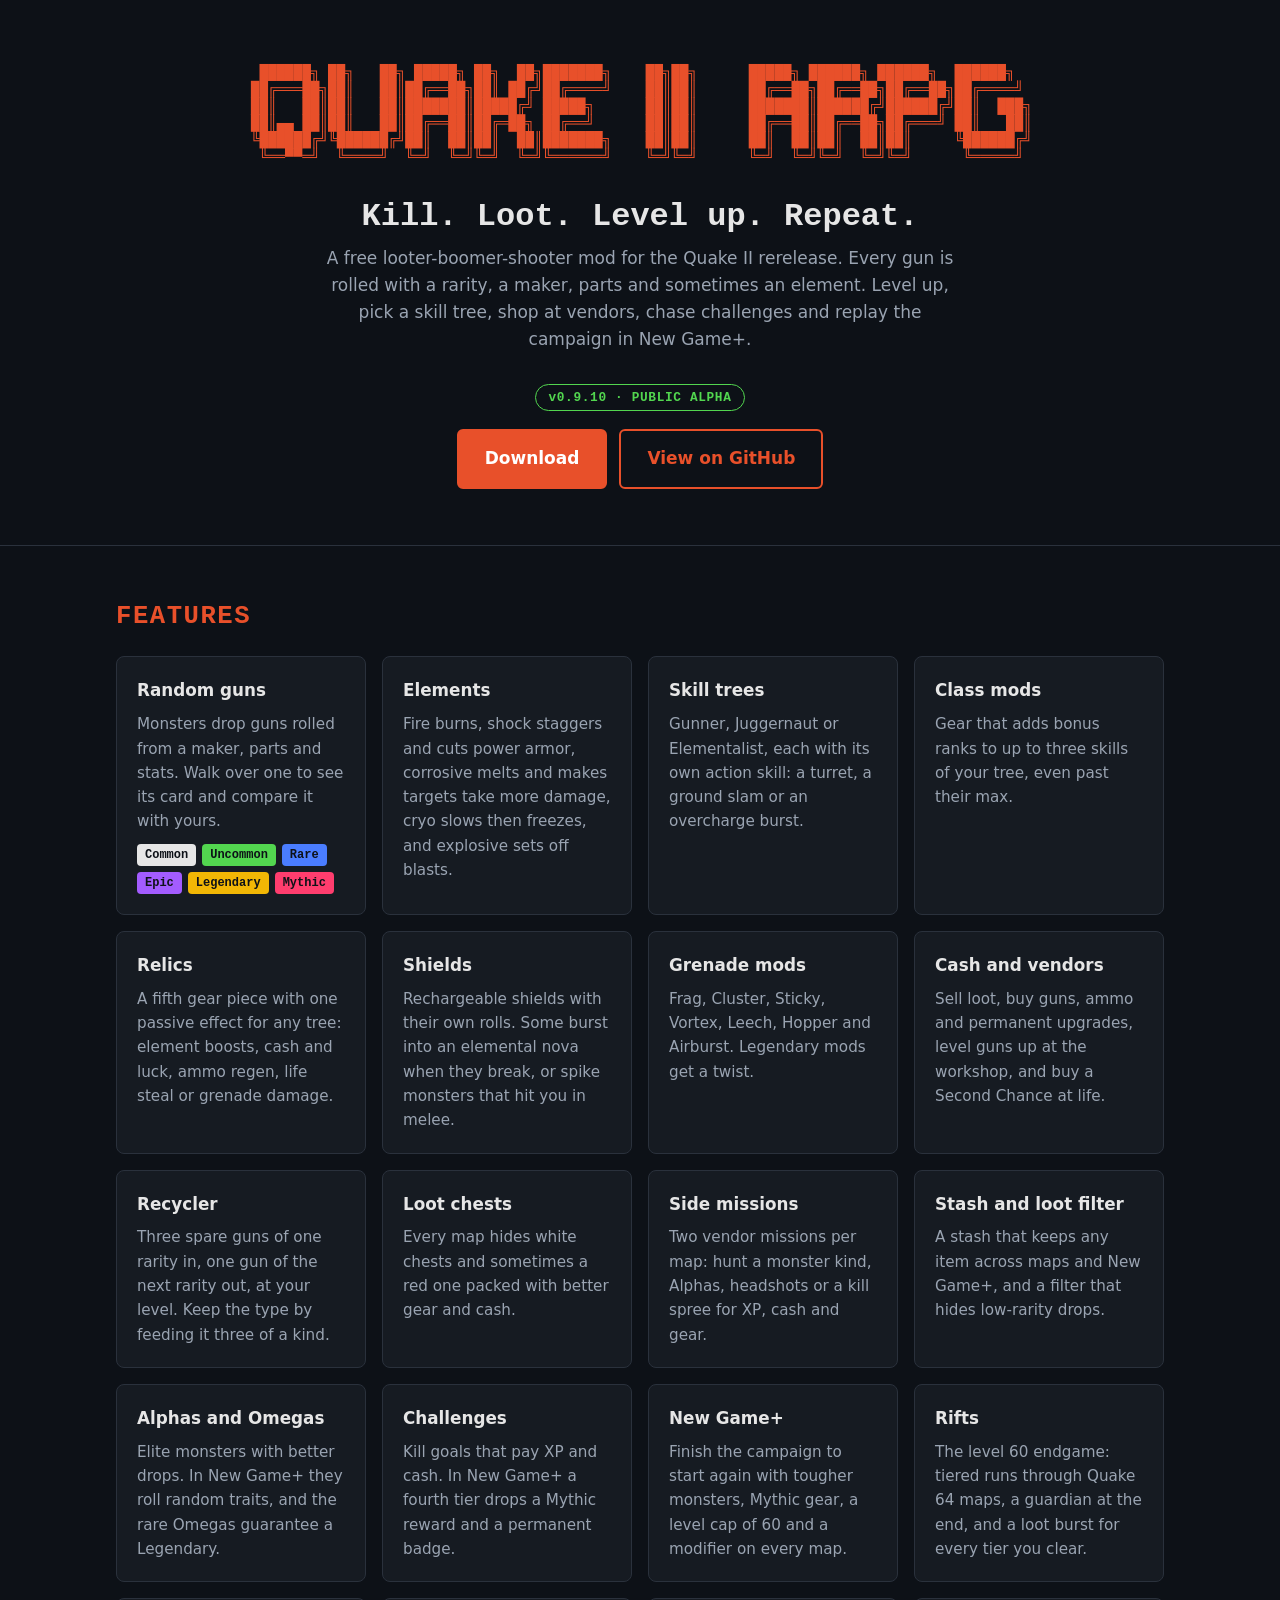
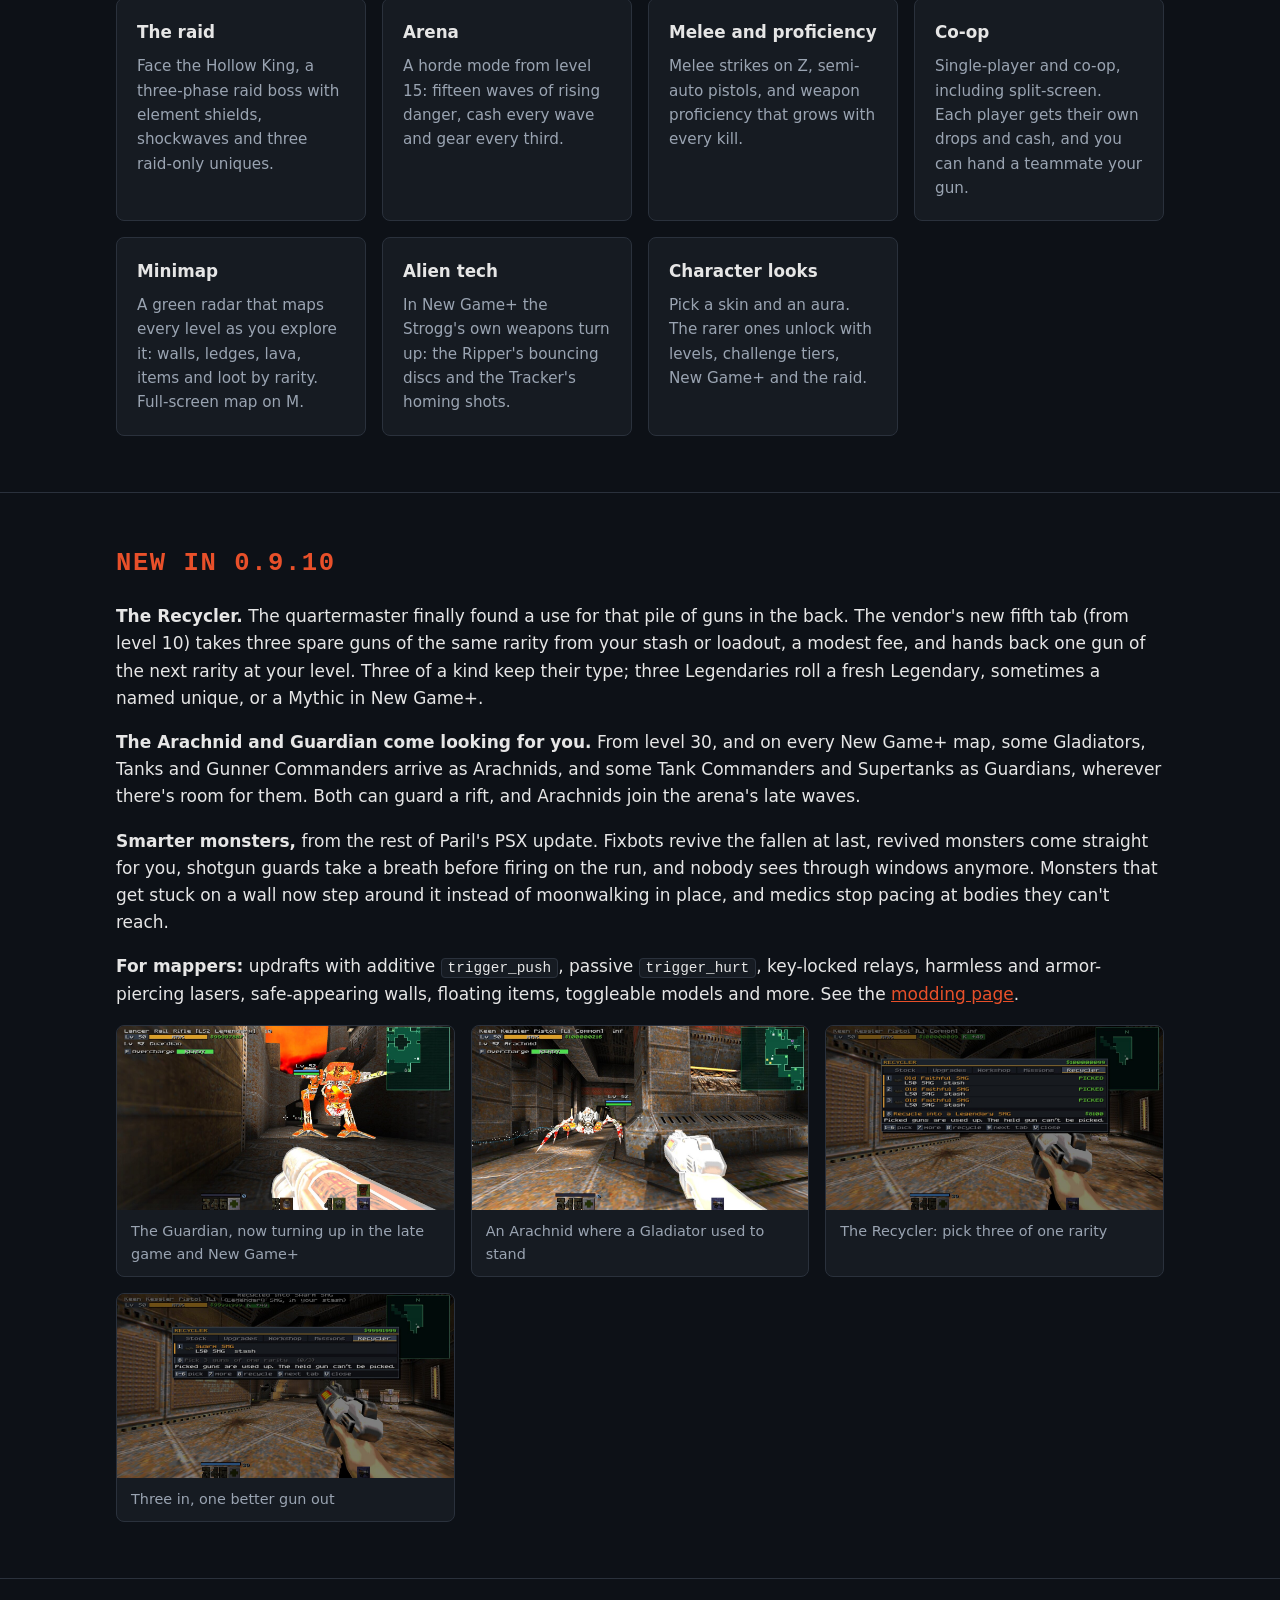
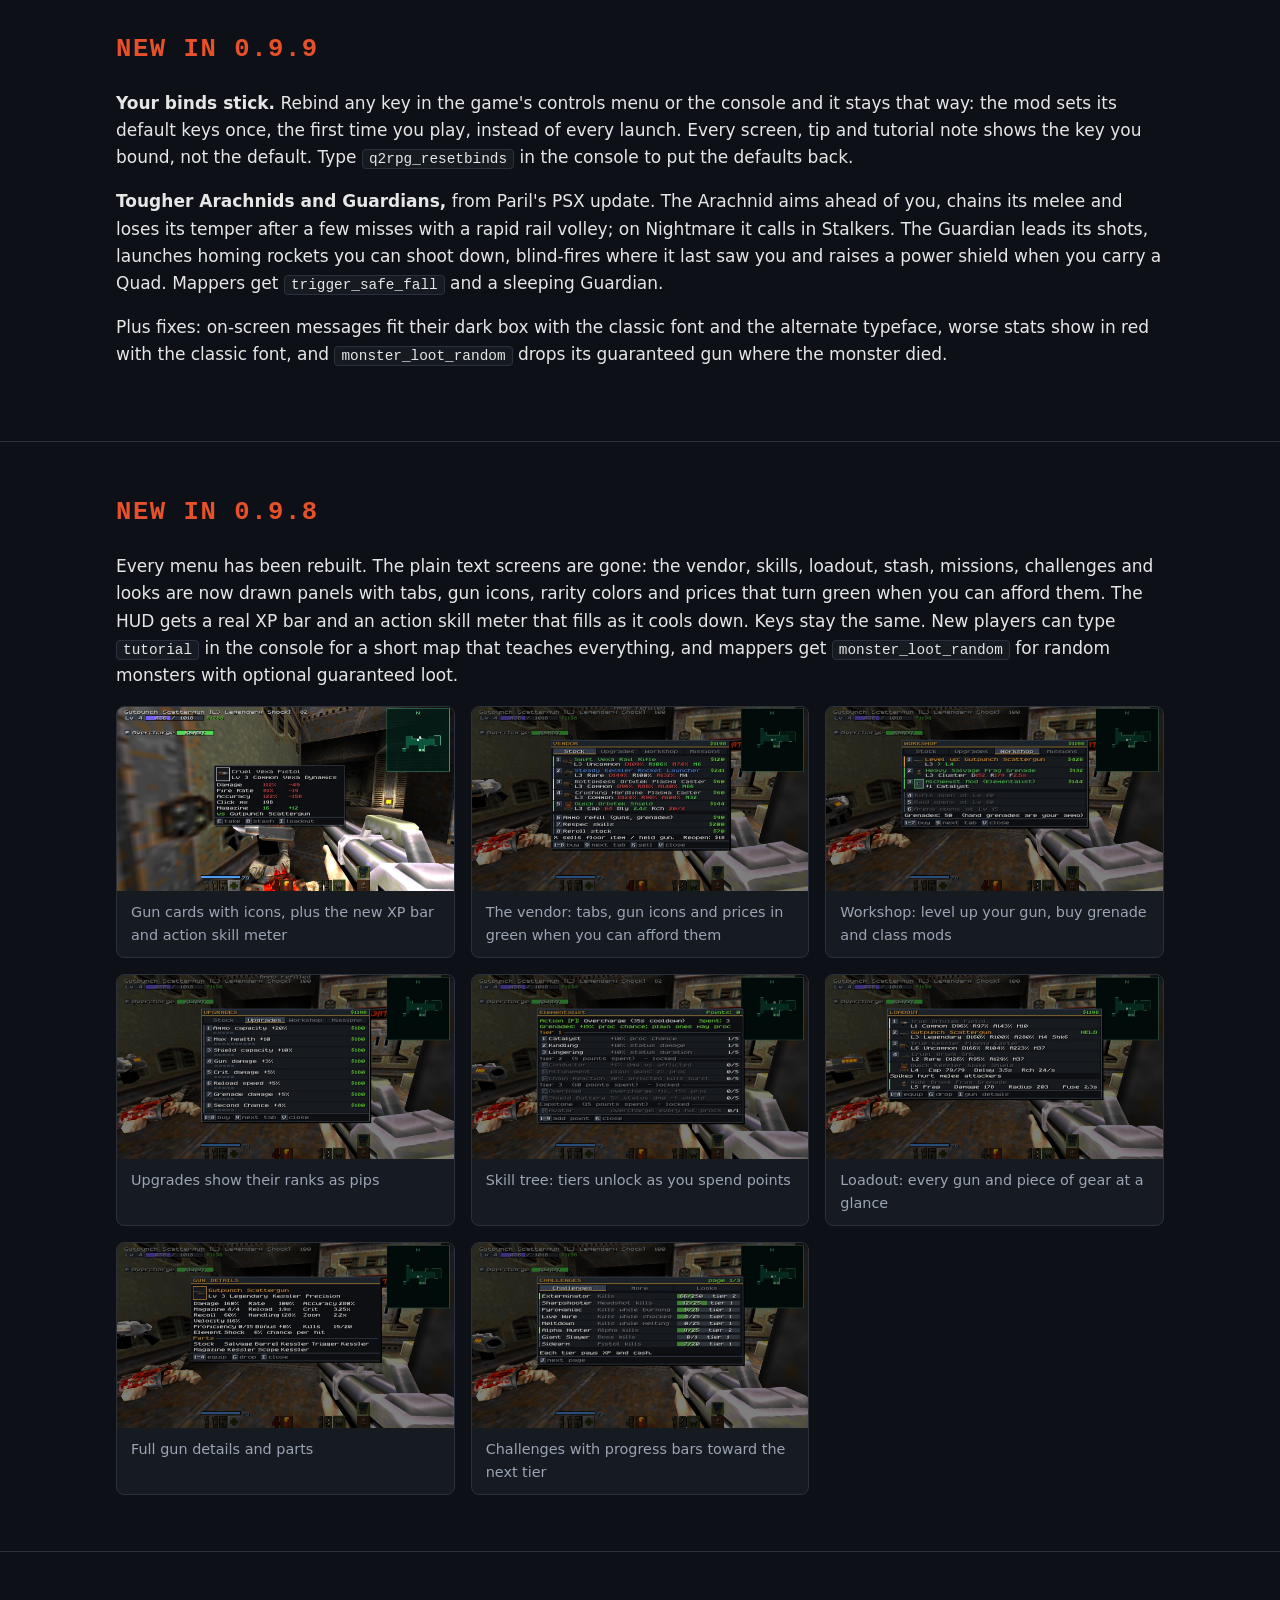
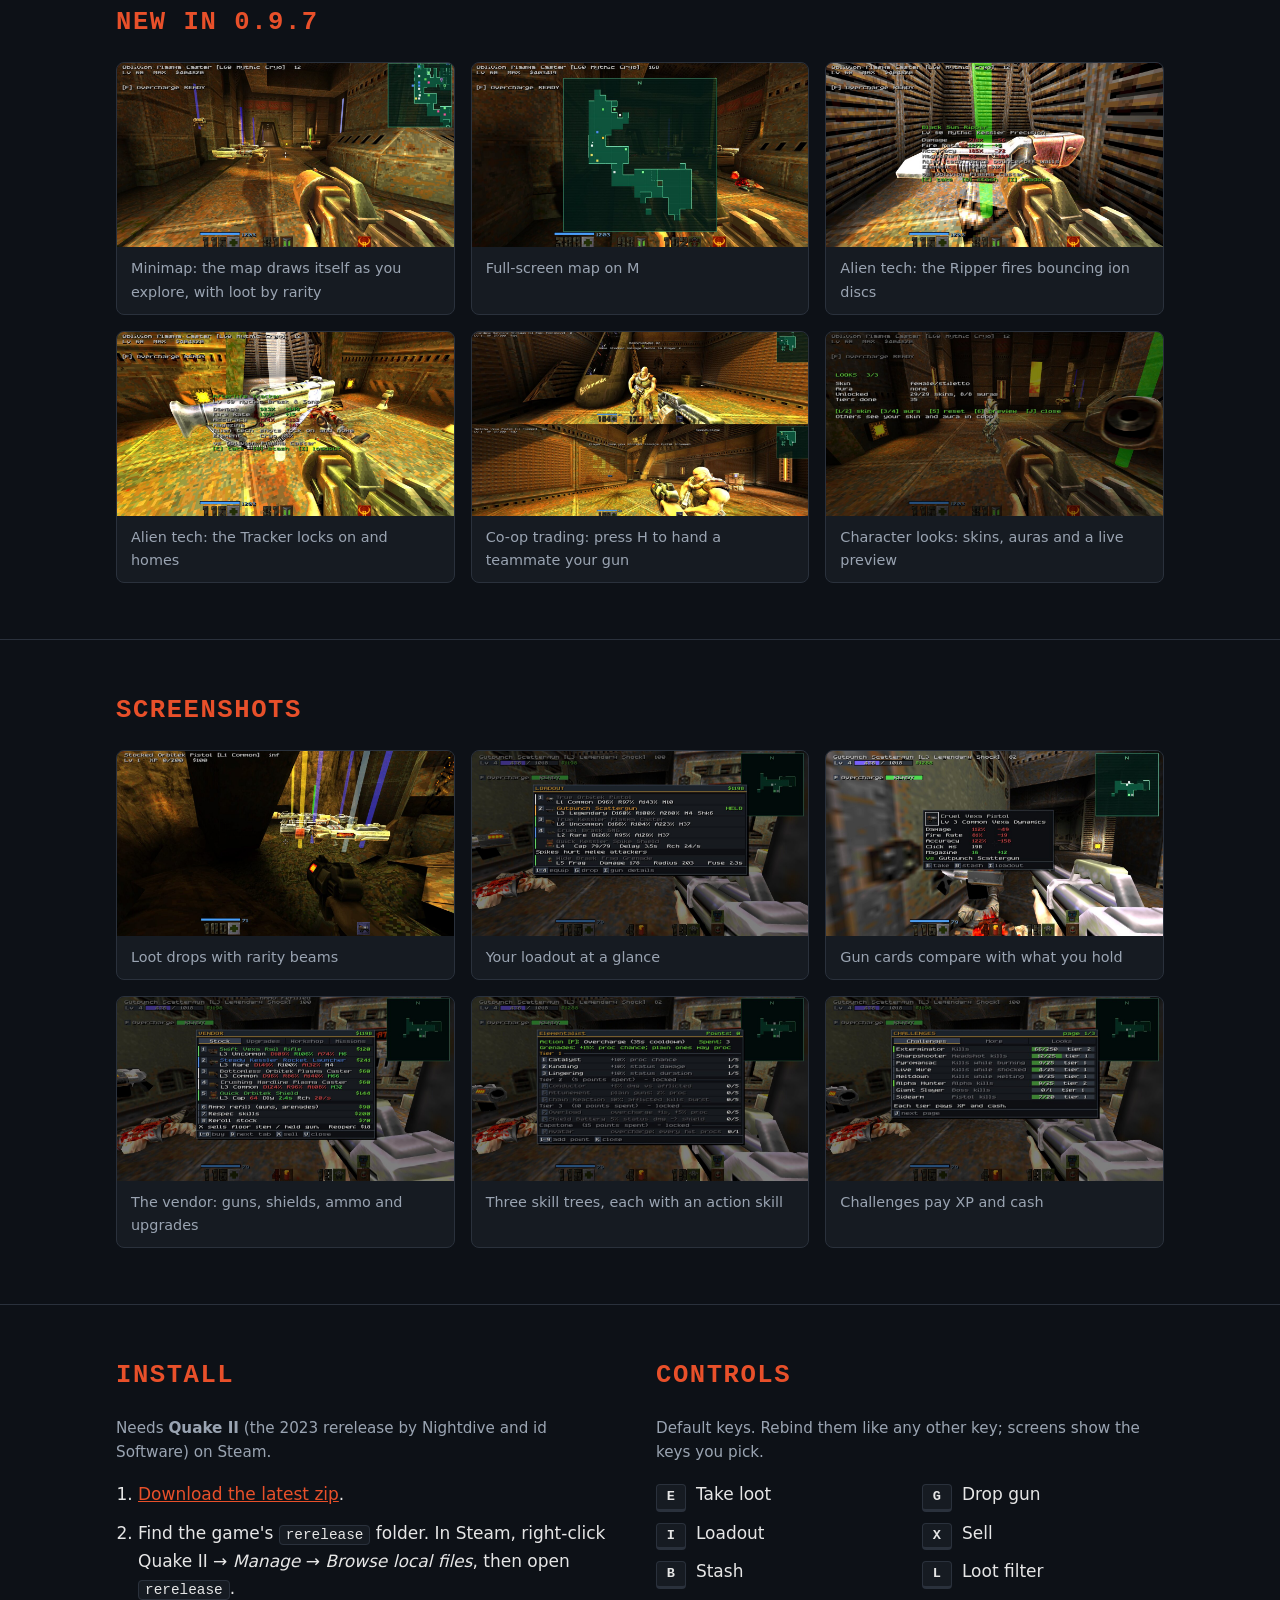
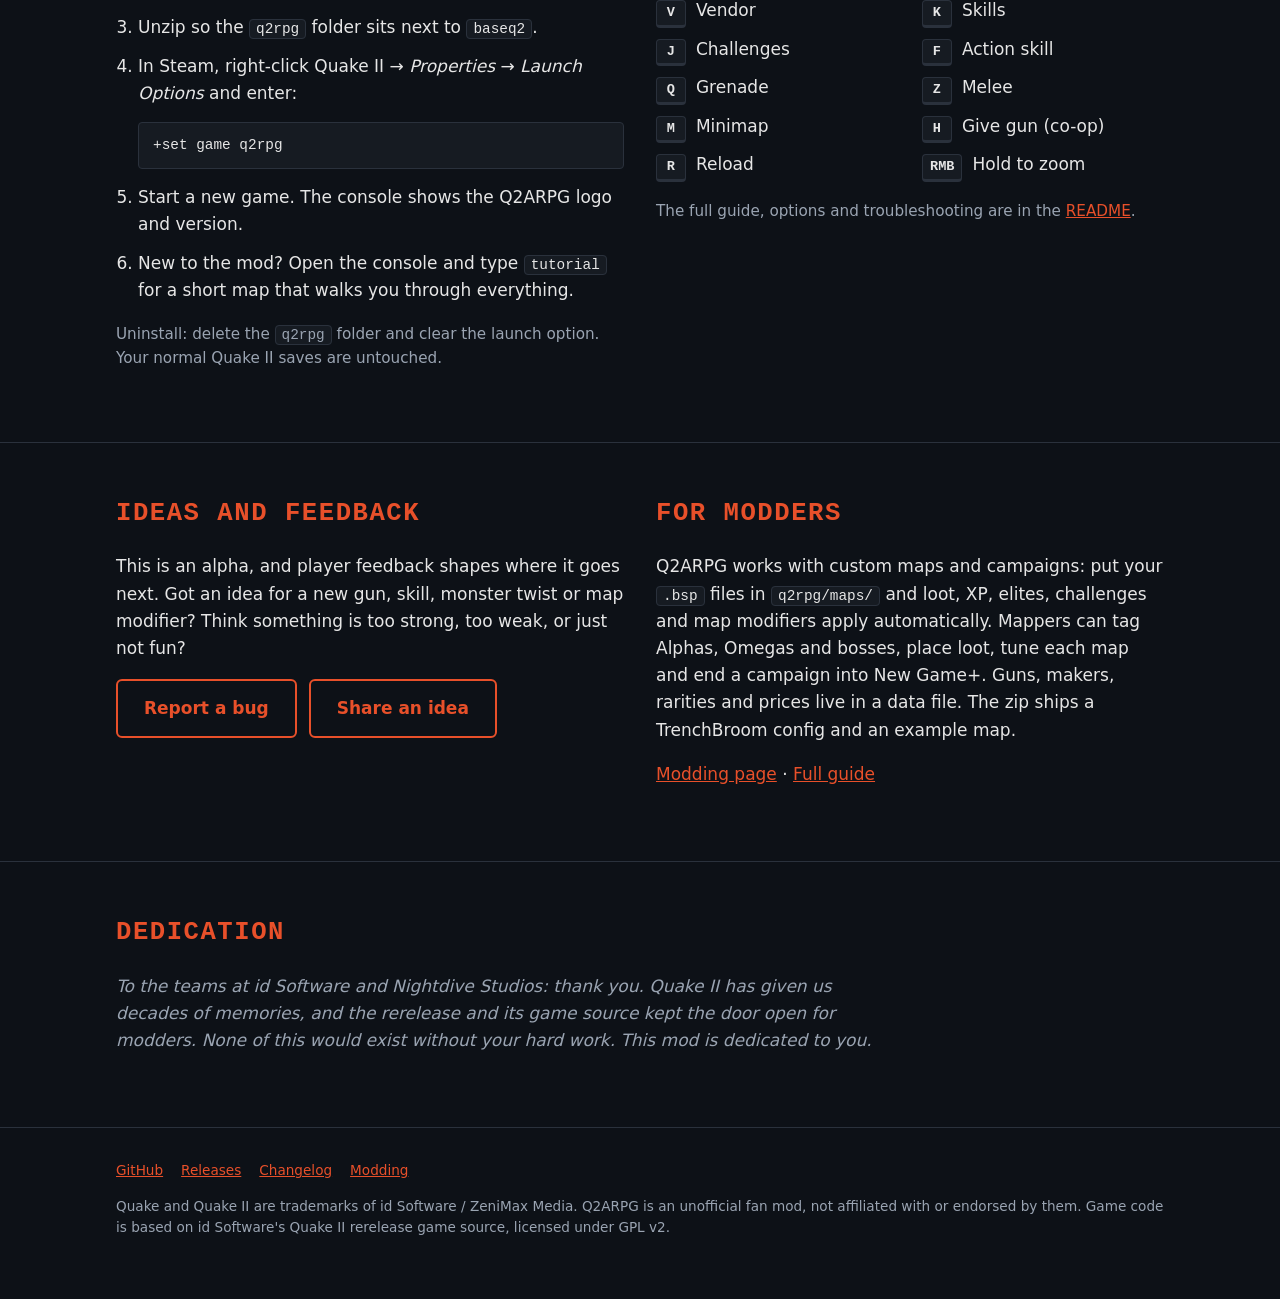
<file: index.html>
<!doctype html>
<html lang="en">
<head>
<meta charset="utf-8">
<meta name="viewport" content="width=device-width, initial-scale=1">
<title>Q2ARPG – Quake II: The Action RPG</title>
<meta name="description" content="A free looter-boomer-shooter mod for the Quake II rerelease: random guns, rarities, elements, skills, shields, vendors, challenges and New Game+.">
<meta property="og:title" content="Q2ARPG – Quake II: The Action RPG">
<meta property="og:description" content="Kill. Loot. Level up. Repeat. A free looter-boomer-shooter mod for the Quake II rerelease.">
<meta property="og:image" content="https://rizilla-og.github.io/q2arpg/assets/loot-pile.jpg">
<meta property="og:type" content="website">
<meta name="twitter:card" content="summary_large_image">
<link rel="stylesheet" href="assets/style.css">
</head>
<body>

<header class="hero wrap">
  <img class="logo" src="assets/logo.png" alt="Quake II ARPG" width="1605" height="247">
  <p class="tagline">Kill. Loot. Level up. Repeat.</p>
  <p class="sub">A free looter-boomer-shooter mod for the Quake II rerelease. Every gun is rolled with a rarity, a maker, parts and sometimes an element. Level up, pick a skill tree, shop at vendors, chase challenges and replay the campaign in New Game+.</p>
  <div class="badge">v0.9.10 · PUBLIC ALPHA</div>
  <div class="buttons">
    <a class="btn primary" href="https://github.com/Rizilla-OG/q2arpg/releases/latest">Download</a>
    <a class="btn ghost" href="https://github.com/Rizilla-OG/q2arpg">View on GitHub</a>
  </div>
</header>

<section>
  <div class="wrap">
    <h2>Features</h2>
    <div class="features">
      <div class="feature">
        <h3>Random guns</h3>
        <p>Monsters drop guns rolled from a maker, parts and stats. Walk over one to see its card and compare it with yours.</p>
        <div class="rarities">
          <span style="background:#e6e6e6">Common</span>
          <span style="background:var(--loot)">Uncommon</span>
          <span style="background:var(--rare)">Rare</span>
          <span style="background:var(--epic)">Epic</span>
          <span style="background:var(--legendary)">Legendary</span>
          <span style="background:var(--mythic)">Mythic</span>
        </div>
      </div>
      <div class="feature">
        <h3>Elements</h3>
        <p>Fire burns, shock staggers and cuts power armor, corrosive melts and makes targets take more damage, cryo slows then freezes, and explosive sets off blasts.</p>
      </div>
      <div class="feature">
        <h3>Skill trees</h3>
        <p>Gunner, Juggernaut or Elementalist, each with its own action skill: a turret, a ground slam or an overcharge burst.</p>
      </div>
      <div class="feature">
        <h3>Class mods</h3>
        <p>Gear that adds bonus ranks to up to three skills of your tree, even past their max.</p>
      </div>
      <div class="feature">
        <h3>Relics</h3>
        <p>A fifth gear piece with one passive effect for any tree: element boosts, cash and luck, ammo regen, life steal or grenade damage.</p>
      </div>
      <div class="feature">
        <h3>Shields</h3>
        <p>Rechargeable shields with their own rolls. Some burst into an elemental nova when they break, or spike monsters that hit you in melee.</p>
      </div>
      <div class="feature">
        <h3>Grenade mods</h3>
        <p>Frag, Cluster, Sticky, Vortex, Leech, Hopper and Airburst. Legendary mods get a twist.</p>
      </div>
      <div class="feature">
        <h3>Cash and vendors</h3>
        <p>Sell loot, buy guns, ammo and permanent upgrades, level guns up at the workshop, and buy a Second Chance at life.</p>
      </div>
      <div class="feature">
        <h3>Recycler</h3>
        <p>Three spare guns of one rarity in, one gun of the next rarity out, at your level. Keep the type by feeding it three of a kind.</p>
      </div>
      <div class="feature">
        <h3>Loot chests</h3>
        <p>Every map hides white chests and sometimes a red one packed with better gear and cash.</p>
      </div>
      <div class="feature">
        <h3>Side missions</h3>
        <p>Two vendor missions per map: hunt a monster kind, Alphas, headshots or a kill spree for XP, cash and gear.</p>
      </div>
      <div class="feature">
        <h3>Stash and loot filter</h3>
        <p>A stash that keeps any item across maps and New Game+, and a filter that hides low-rarity drops.</p>
      </div>
      <div class="feature">
        <h3>Alphas and Omegas</h3>
        <p>Elite monsters with better drops. In New Game+ they roll random traits, and the rare Omegas guarantee a Legendary.</p>
      </div>
      <div class="feature">
        <h3>Challenges</h3>
        <p>Kill goals that pay XP and cash. In New Game+ a fourth tier drops a Mythic reward and a permanent badge.</p>
      </div>
      <div class="feature">
        <h3>New Game+</h3>
        <p>Finish the campaign to start again with tougher monsters, Mythic gear, a level cap of 60 and a modifier on every map.</p>
      </div>
      <div class="feature">
        <h3>Rifts</h3>
        <p>The level 60 endgame: tiered runs through Quake 64 maps, a guardian at the end, and a loot burst for every tier you clear.</p>
      </div>
      <div class="feature">
        <h3>The raid</h3>
        <p>Face the Hollow King, a three-phase raid boss with element shields, shockwaves and three raid-only uniques.</p>
      </div>
      <div class="feature">
        <h3>Arena</h3>
        <p>A horde mode from level 15: fifteen waves of rising danger, cash every wave and gear every third.</p>
      </div>
      <div class="feature">
        <h3>Melee and proficiency</h3>
        <p>Melee strikes on Z, semi-auto pistols, and weapon proficiency that grows with every kill.</p>
      </div>
      <div class="feature">
        <h3>Co-op</h3>
        <p>Single-player and co-op, including split-screen. Each player gets their own drops and cash, and you can hand a teammate your gun.</p>
      </div>
      <div class="feature">
        <h3>Minimap</h3>
        <p>A green radar that maps every level as you explore it: walls, ledges, lava, items and loot by rarity. Full-screen map on M.</p>
      </div>
      <div class="feature">
        <h3>Alien tech</h3>
        <p>In New Game+ the Strogg's own weapons turn up: the Ripper's bouncing discs and the Tracker's homing shots.</p>
      </div>
      <div class="feature">
        <h3>Character looks</h3>
        <p>Pick a skin and an aura. The rarer ones unlock with levels, challenge tiers, New Game+ and the raid.</p>
      </div>
    </div>
  </div>
</section>

<section>
  <div class="wrap">
    <h2>New in 0.9.10</h2>
    <p><strong>The Recycler.</strong> The quartermaster finally found a use for that pile of guns in the back. The vendor's new fifth tab (from level 10) takes three spare guns of the same rarity from your stash or loadout, a modest fee, and hands back one gun of the next rarity at your level. Three of a kind keep their type; three Legendaries roll a fresh Legendary, sometimes a named unique, or a Mythic in New Game+.</p>
    <p><strong>The Arachnid and Guardian come looking for you.</strong> From level 30, and on every New Game+ map, some Gladiators, Tanks and Gunner Commanders arrive as Arachnids, and some Tank Commanders and Supertanks as Guardians, wherever there's room for them. Both can guard a rift, and Arachnids join the arena's late waves.</p>
    <p><strong>Smarter monsters,</strong> from the rest of Paril's PSX update. Fixbots revive the fallen at last, revived monsters come straight for you, shotgun guards take a breath before firing on the run, and nobody sees through windows anymore. Monsters that get stuck on a wall now step around it instead of moonwalking in place, and medics stop pacing at bodies they can't reach.</p>
    <p><strong>For mappers:</strong> updrafts with additive <code>trigger_push</code>, passive <code>trigger_hurt</code>, key-locked relays, harmless and armor-piercing lasers, safe-appearing walls, floating items, toggleable models and more. See the <a href="modding.html">modding page</a>.</p>
    <div class="gallery">
      <figure><a href="assets/new10-guardian.jpg"><img src="assets/new10-guardian.jpg" alt="A level 52 Guardian in a narrow base corridor, a homing rocket flying at the player" loading="lazy" width="1280" height="720"></a><figcaption>The Guardian, now turning up in the late game and New Game+</figcaption></figure>
      <figure><a href="assets/new10-arachnid.jpg"><img src="assets/new10-arachnid.jpg" alt="A level 52 Arachnid stalking down a base corridor" loading="lazy" width="1280" height="720"></a><figcaption>An Arachnid where a Gladiator used to stand</figcaption></figure>
      <figure><a href="assets/new10-recycler-pick.jpg"><img src="assets/new10-recycler-pick.jpg" alt="Recycler tab with three Legendary SMGs picked and a recycle row priced at $8100" loading="lazy" width="1280" height="720"></a><figcaption>The Recycler: pick three of one rarity</figcaption></figure>
      <figure><a href="assets/new10-recycler-result.jpg"><img src="assets/new10-recycler-result.jpg" alt="Recycler tab after recycling, with the new Legendary SMG in the stash and a message naming it" loading="lazy" width="1280" height="720"></a><figcaption>Three in, one better gun out</figcaption></figure>
    </div>
  </div>
</section>

<section>
  <div class="wrap">
    <h2>New in 0.9.9</h2>
    <p><strong>Your binds stick.</strong> Rebind any key in the game's controls menu or the console and it stays that way: the mod sets its default keys once, the first time you play, instead of every launch. Every screen, tip and tutorial note shows the key you bound, not the default. Type <code>q2rpg_resetbinds</code> in the console to put the defaults back.</p>
    <p><strong>Tougher Arachnids and Guardians,</strong> from Paril's PSX update. The Arachnid aims ahead of you, chains its melee and loses its temper after a few misses with a rapid rail volley; on Nightmare it calls in Stalkers. The Guardian leads its shots, launches homing rockets you can shoot down, blind-fires where it last saw you and raises a power shield when you carry a Quad. Mappers get <code>trigger_safe_fall</code> and a sleeping Guardian.</p>
    <p>Plus fixes: on-screen messages fit their dark box with the classic font and the alternate typeface, worse stats show in red with the classic font, and <code>monster_loot_random</code> drops its guaranteed gun where the monster died.</p>
  </div>
</section>

<section>
  <div class="wrap">
    <h2>New in 0.9.8</h2>
    <p>Every menu has been rebuilt. The plain text screens are gone: the vendor, skills, loadout, stash, missions, challenges and looks are now drawn panels with tabs, gun icons, rarity colors and prices that turn green when you can afford them. The HUD gets a real XP bar and an action skill meter that fills as it cools down. Keys stay the same. New players can type <code>tutorial</code> in the console for a short map that teaches everything, and mappers get <code>monster_loot_random</code> for random monsters with optional guaranteed loot.</p>
    <div class="gallery">
      <figure><a href="assets/next-gun-card.jpg"><img src="assets/next-gun-card.jpg" alt="Floor gun card with a pistol icon, stats compared to the held gun, and the new XP bar and action meter in the corner" loading="lazy" width="1280" height="720"></a><figcaption>Gun cards with icons, plus the new XP bar and action skill meter</figcaption></figure>
      <figure><a href="assets/next-vendor.jpg"><img src="assets/next-vendor.jpg" alt="Vendor panel with tabs, gun icons, rarity-colored names and prices" loading="lazy" width="1280" height="720"></a><figcaption>The vendor: tabs, gun icons and prices in green when you can afford them</figcaption></figure>
      <figure><a href="assets/next-workshop.jpg"><img src="assets/next-workshop.jpg" alt="Workshop tab: level up a gun, a grenade mod and a class mod for sale" loading="lazy" width="1280" height="720"></a><figcaption>Workshop: level up your gun, buy grenade and class mods</figcaption></figure>
      <figure><a href="assets/next-upgrades.jpg"><img src="assets/next-upgrades.jpg" alt="Upgrades tab with rank pips for each permanent upgrade" loading="lazy" width="1280" height="720"></a><figcaption>Upgrades show their ranks as pips</figcaption></figure>
      <figure><a href="assets/next-skills.jpg"><img src="assets/next-skills.jpg" alt="Elementalist skill tree with tier headers, effects and ranks" loading="lazy" width="1280" height="720"></a><figcaption>Skill tree: tiers unlock as you spend points</figcaption></figure>
      <figure><a href="assets/next-loadout.jpg"><img src="assets/next-loadout.jpg" alt="Loadout panel listing four guns with icons, a shield and a grenade mod" loading="lazy" width="1280" height="720"></a><figcaption>Loadout: every gun and piece of gear at a glance</figcaption></figure>
      <figure><a href="assets/next-gun-details.jpg"><img src="assets/next-gun-details.jpg" alt="Gun details panel with all stats, proficiency and parts" loading="lazy" width="1280" height="720"></a><figcaption>Full gun details and parts</figcaption></figure>
      <figure><a href="assets/next-challenges.jpg"><img src="assets/next-challenges.jpg" alt="Challenges panel with a progress bar for each challenge" loading="lazy" width="1280" height="720"></a><figcaption>Challenges with progress bars toward the next tier</figcaption></figure>
    </div>
  </div>
</section>

<section>
  <div class="wrap">
    <h2>New in 0.9.7</h2>
    <div class="gallery">
      <figure><a href="assets/new-radar.jpg"><img src="assets/new-radar.jpg" alt="Green radar minimap in the corner marking loot by rarity" width="1280" height="690"></a><figcaption>Minimap: the map draws itself as you explore, with loot by rarity</figcaption></figure>
      <figure><a href="assets/new-fullmap.jpg"><img src="assets/new-fullmap.jpg" alt="Full-screen map of the explored area with item markers" width="1280" height="690"></a><figcaption>Full-screen map on M</figcaption></figure>
      <figure><a href="assets/new-ripper-card.jpg"><img src="assets/new-ripper-card.jpg" alt="Gun card for a Mythic alien-tech Ripper" width="1280" height="690"></a><figcaption>Alien tech: the Ripper fires bouncing ion discs</figcaption></figure>
      <figure><a href="assets/new-tracker-card.jpg"><img src="assets/new-tracker-card.jpg" alt="Gun card for a Mythic alien-tech Tracker" width="1280" height="690"></a><figcaption>Alien tech: the Tracker locks on and homes</figcaption></figure>
      <figure><a href="assets/new-coop-trade.jpg"><img src="assets/new-coop-trade.jpg" alt="Split-screen co-op: one player hands a pistol to the other" width="1280" height="690"></a><figcaption>Co-op trading: press H to hand a teammate your gun</figcaption></figure>
      <figure><a href="assets/new-looks.jpg"><img src="assets/new-looks.jpg" alt="Looks screen with a skin preview of the player" width="1280" height="690"></a><figcaption>Character looks: skins, auras and a live preview</figcaption></figure>
    </div>
  </div>
</section>

<section>
  <div class="wrap">
    <h2>Screenshots</h2>
    <div class="gallery">
      <figure><a href="assets/loot-pile.jpg"><img src="assets/loot-pile.jpg" alt="A pile of dropped guns with colored rarity beams" loading="lazy" width="1280" height="702"></a><figcaption>Loot drops with rarity beams</figcaption></figure>
      <figure><a href="assets/next-loadout.jpg"><img src="assets/next-loadout.jpg" alt="Loadout panel listing guns with icons, a shield and a grenade mod" loading="lazy" width="1280" height="720"></a><figcaption>Your loadout at a glance</figcaption></figure>
      <figure><a href="assets/next-gun-card.jpg"><img src="assets/next-gun-card.jpg" alt="Floor gun card with its icon and stats compared to the held gun" loading="lazy" width="1280" height="720"></a><figcaption>Gun cards compare with what you hold</figcaption></figure>
      <figure><a href="assets/next-vendor.jpg"><img src="assets/next-vendor.jpg" alt="Vendor panel with tabs, gun icons and prices" loading="lazy" width="1280" height="720"></a><figcaption>The vendor: guns, shields, ammo and upgrades</figcaption></figure>
      <figure><a href="assets/next-skills.jpg"><img src="assets/next-skills.jpg" alt="Elementalist skill tree with tiers, effects and ranks" loading="lazy" width="1280" height="720"></a><figcaption>Three skill trees, each with an action skill</figcaption></figure>
      <figure><a href="assets/next-challenges.jpg"><img src="assets/next-challenges.jpg" alt="Challenges panel with progress bars" loading="lazy" width="1280" height="720"></a><figcaption>Challenges pay XP and cash</figcaption></figure>
    </div>
  </div>
</section>

<section id="install">
  <div class="wrap two-col">
    <div>
      <h2>Install</h2>
      <p class="note">Needs <strong>Quake II</strong> (the 2023 rerelease by Nightdive and id Software) on Steam.</p>
      <ol class="steps">
        <li><a href="https://github.com/Rizilla-OG/q2arpg/releases/latest">Download the latest zip</a>.</li>
        <li>Find the game's <code>rerelease</code> folder. In Steam, right-click Quake II → <em>Manage</em> → <em>Browse local files</em>, then open <code>rerelease</code>.</li>
        <li>Unzip so the <code>q2rpg</code> folder sits next to <code>baseq2</code>.</li>
        <li>In Steam, right-click Quake II → <em>Properties</em> → <em>Launch Options</em> and enter:
          <pre><code>+set game q2rpg</code></pre></li>
        <li>Start a new game. The console shows the Q2ARPG logo and version.</li>
        <li>New to the mod? Open the console and type <code>tutorial</code> for a short map that walks you through everything.</li>
      </ol>
      <p class="note">Uninstall: delete the <code>q2rpg</code> folder and clear the launch option. Your normal Quake II saves are untouched.</p>
    </div>
    <div>
      <h2>Controls</h2>
      <p class="note">Default keys. Rebind them like any other key; screens show the keys you pick.</p>
      <ul class="keys">
        <li><kbd>E</kbd> Take loot</li>
        <li><kbd>G</kbd> Drop gun</li>
        <li><kbd>I</kbd> Loadout</li>
        <li><kbd>X</kbd> Sell</li>
        <li><kbd>B</kbd> Stash</li>
        <li><kbd>L</kbd> Loot filter</li>
        <li><kbd>V</kbd> Vendor</li>
        <li><kbd>K</kbd> Skills</li>
        <li><kbd>J</kbd> Challenges</li>
        <li><kbd>F</kbd> Action skill</li>
        <li><kbd>Q</kbd> Grenade</li>
        <li><kbd>Z</kbd> Melee</li>
        <li><kbd>M</kbd> Minimap</li>
        <li><kbd>H</kbd> Give gun (co-op)</li>
        <li><kbd>R</kbd> Reload</li>
        <li><kbd>RMB</kbd> Hold to zoom</li>
      </ul>
      <p class="note">The full guide, options and troubleshooting are in the <a href="https://github.com/Rizilla-OG/q2arpg#readme">README</a>.</p>
    </div>
  </div>
</section>

<section>
  <div class="wrap two-col">
    <div>
      <h2>Ideas and feedback</h2>
      <p>This is an alpha, and player feedback shapes where it goes next. Got an idea for a new gun, skill, monster twist or map modifier? Think something is too strong, too weak, or just not fun?</p>
      <div class="buttons" style="justify-content:flex-start">
        <a class="btn ghost" href="https://github.com/Rizilla-OG/q2arpg/issues">Report a bug</a>
        <a class="btn ghost" href="https://github.com/Rizilla-OG/q2arpg/discussions">Share an idea</a>
      </div>
    </div>
    <div>
      <h2>For modders</h2>
      <p>Q2ARPG works with custom maps and campaigns: put your <code>.bsp</code> files in <code>q2rpg/maps/</code> and loot, XP, elites, challenges and map modifiers apply automatically. Mappers can tag Alphas, Omegas and bosses, place loot, tune each map and end a campaign into New Game+. Guns, makers, rarities and prices live in a data file. The zip ships a TrenchBroom config and an example map.</p>
      <p><a href="modding.html">Modding page</a> · <a href="https://github.com/Rizilla-OG/q2arpg/blob/main/MODDING.md">Full guide</a></p>
    </div>
  </div>
</section>

<section>
  <div class="wrap">
    <h2>Dedication</h2>
    <p class="dedication">To the teams at id Software and Nightdive Studios: thank you. Quake II has given us decades of memories, and the rerelease and its game source kept the door open for modders. None of this would exist without your hard work. This mod is dedicated to you.</p>
  </div>
</section>

<footer>
  <div class="wrap">
    <nav>
      <a href="https://github.com/Rizilla-OG/q2arpg">GitHub</a>
      <a href="https://github.com/Rizilla-OG/q2arpg/releases">Releases</a>
      <a href="https://github.com/Rizilla-OG/q2arpg/blob/main/CHANGELOG.md">Changelog</a>
      <a href="modding.html">Modding</a>
    </nav>
    <p>Quake and Quake II are trademarks of id Software / ZeniMax Media. Q2ARPG is an unofficial fan mod, not affiliated with or endorsed by them. Game code is based on id Software's Quake II rerelease game source, licensed under GPL v2.</p>
  </div>
</footer>

</body>
</html>
</file>
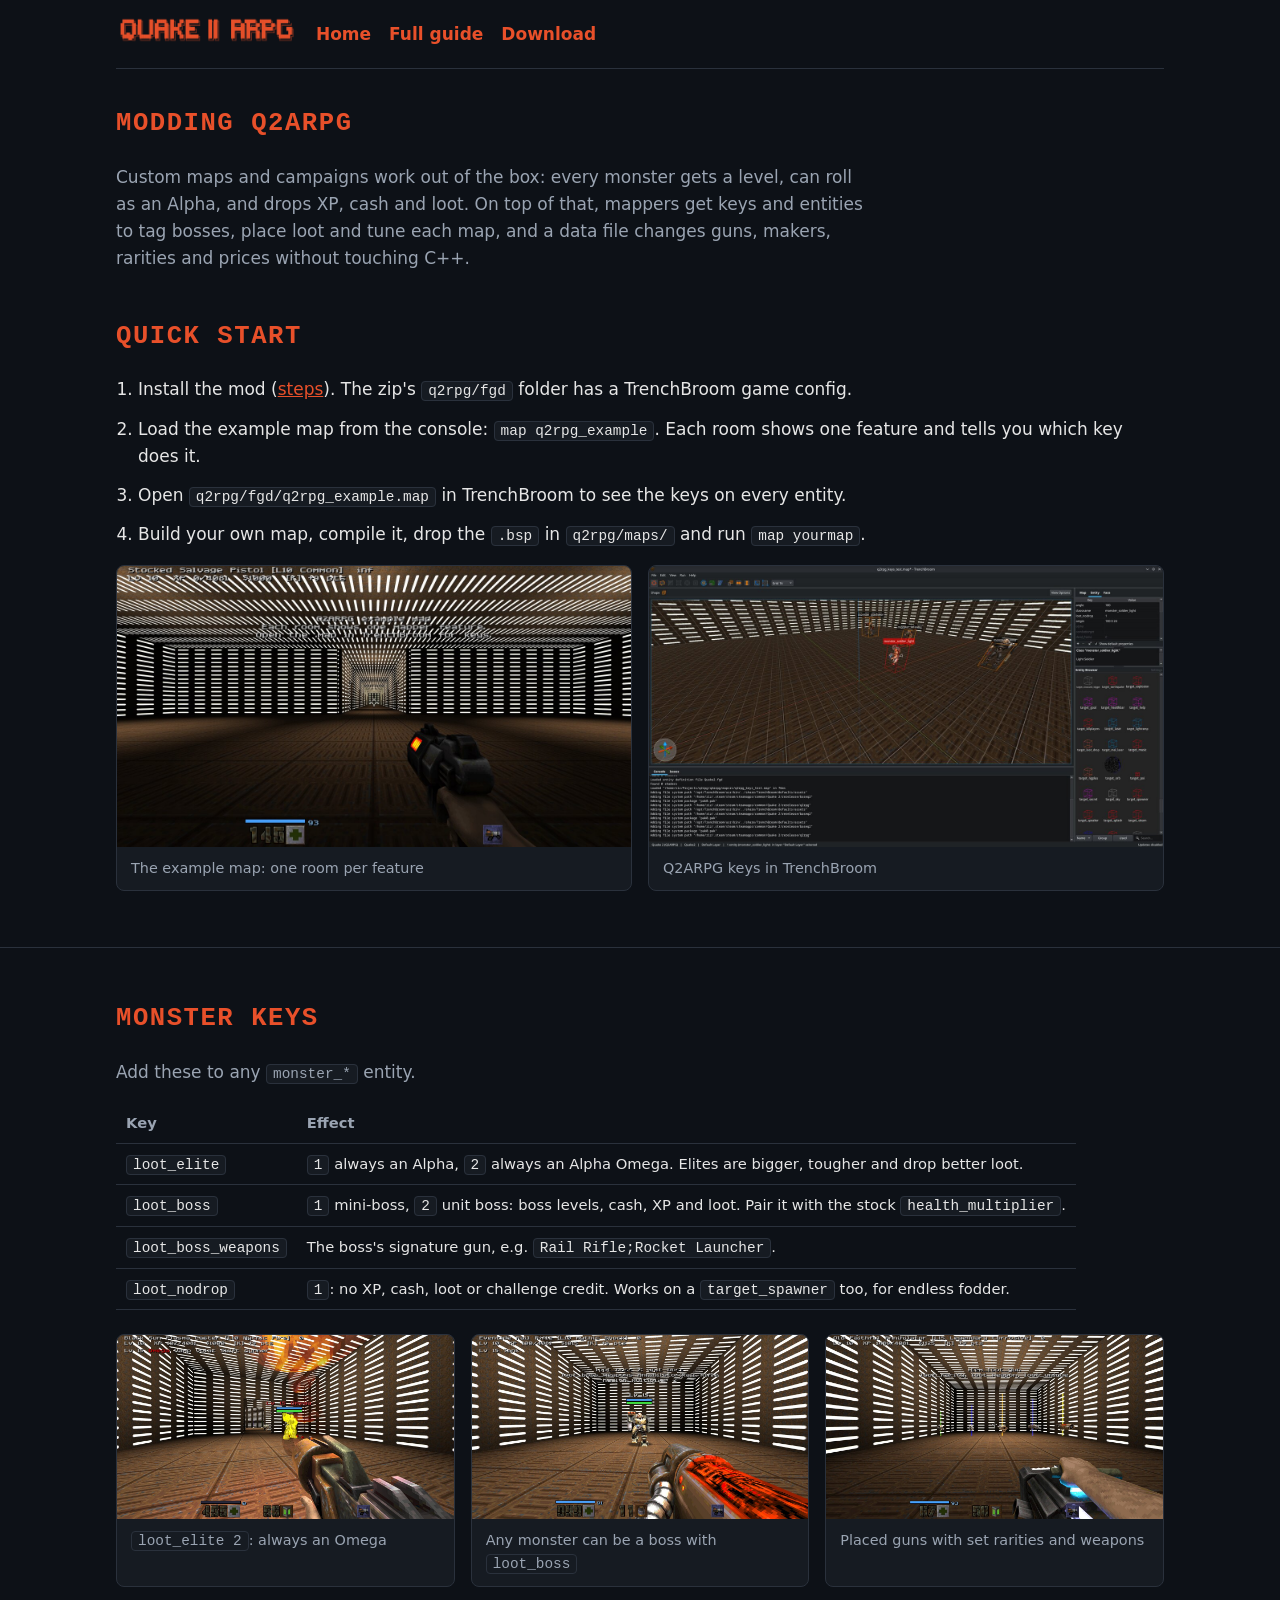
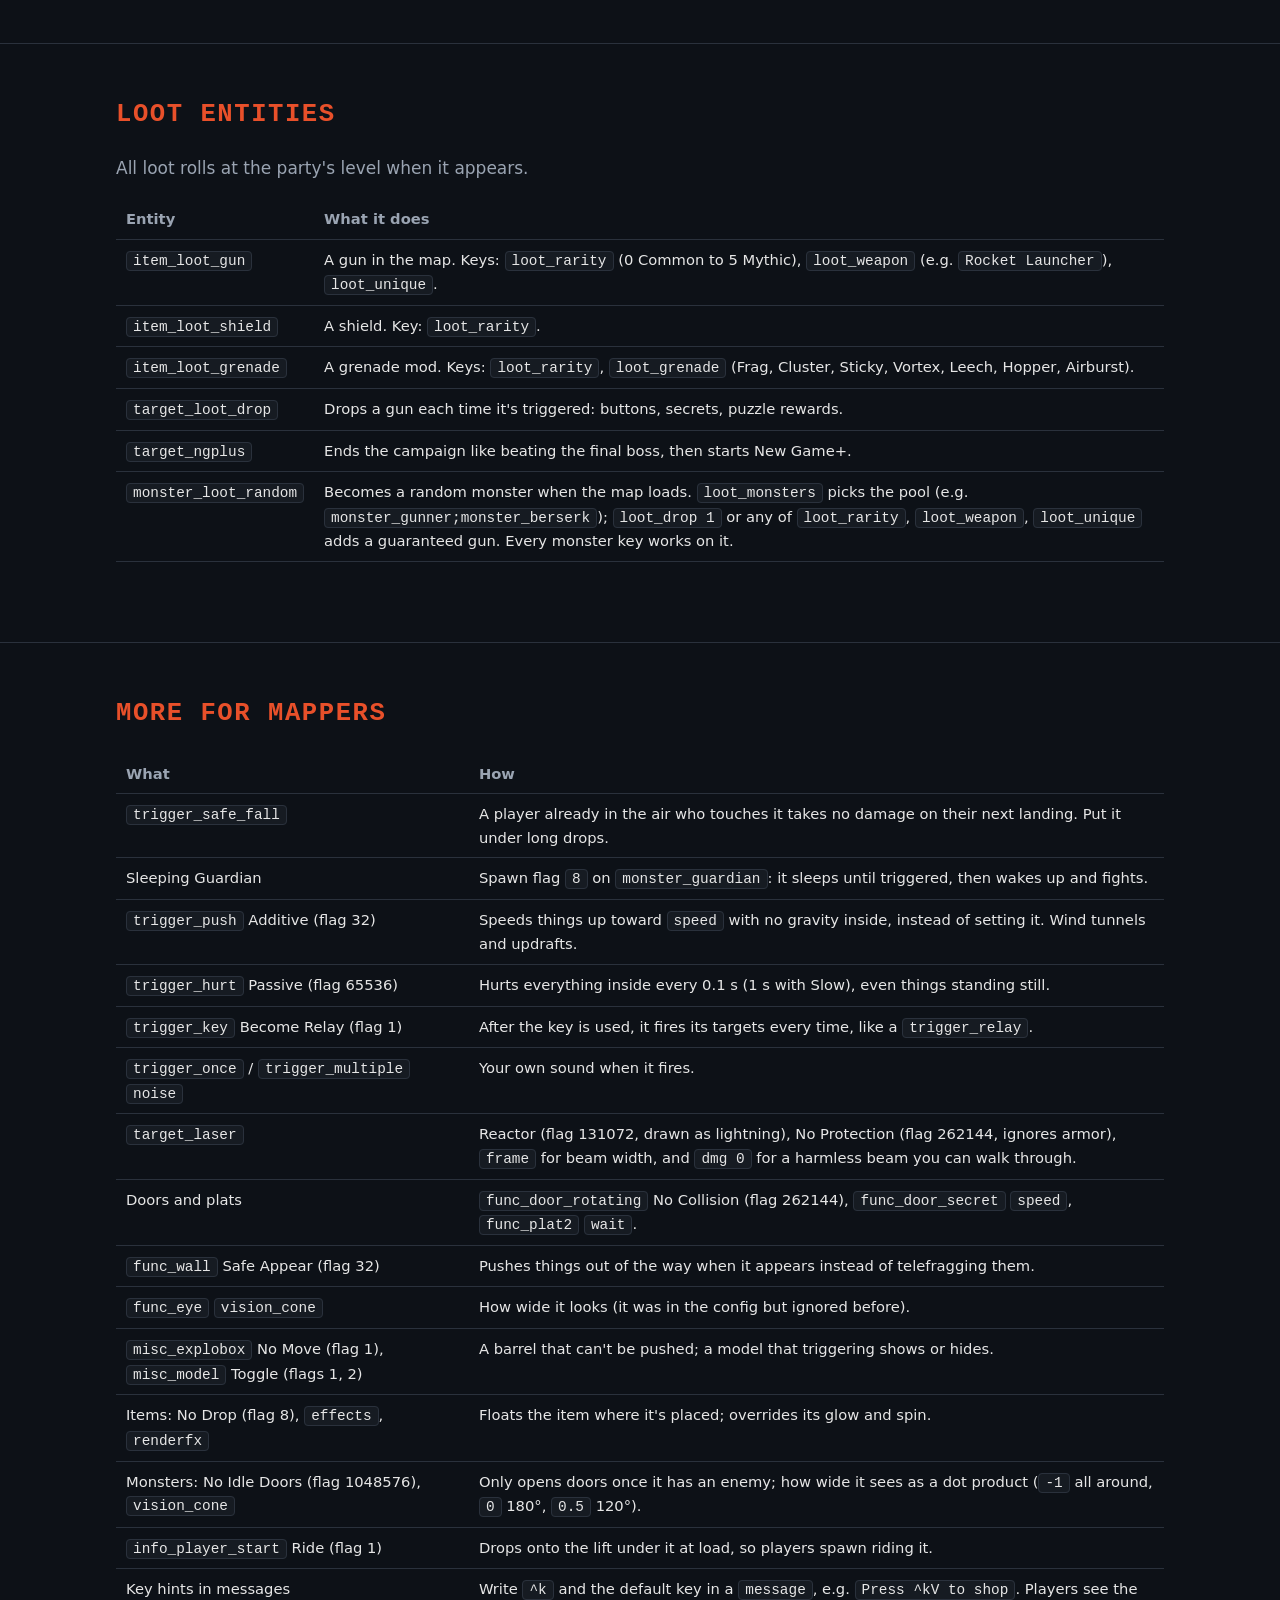
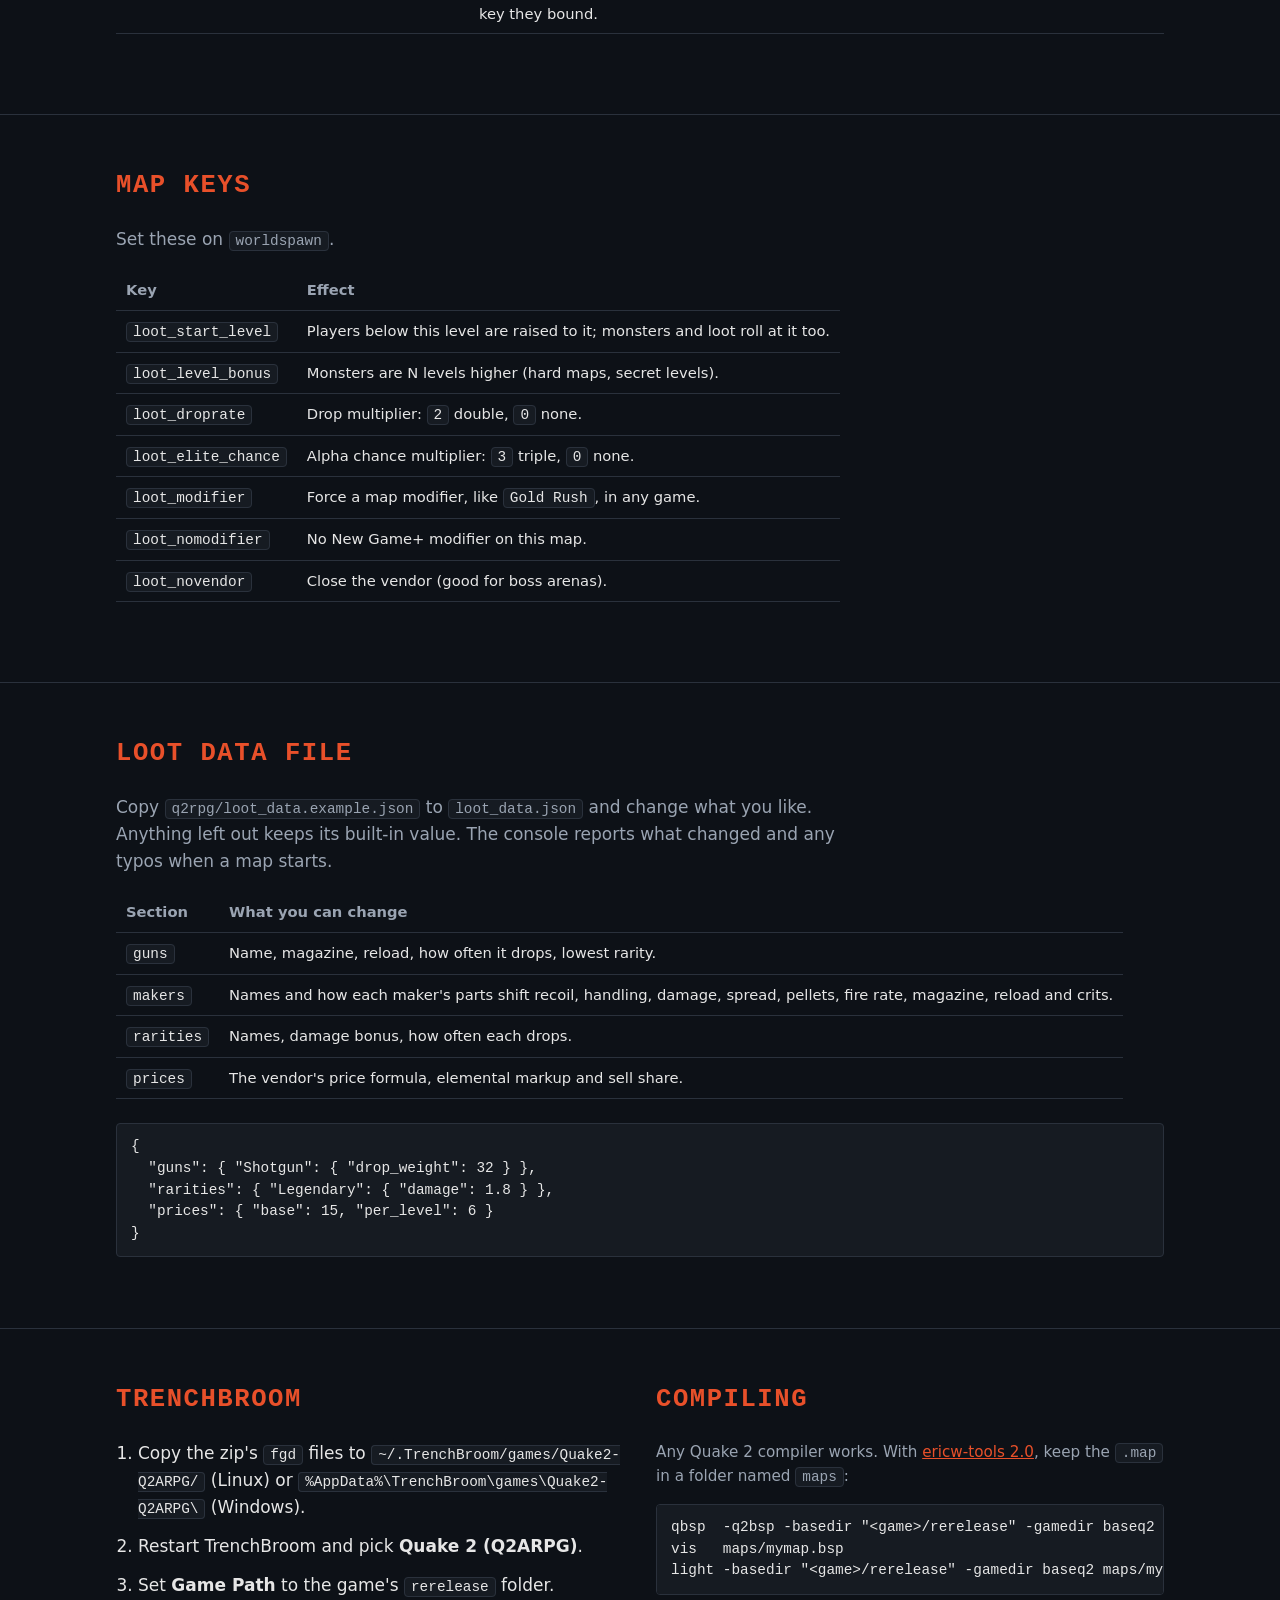
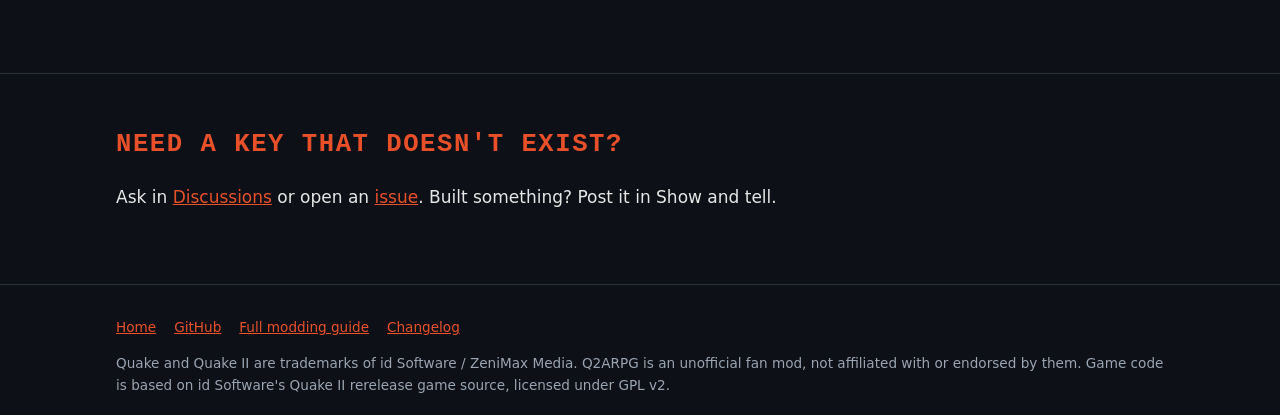
<file: modding.html>
<!doctype html>
<html lang="en">
<head>
<meta charset="utf-8">
<meta name="viewport" content="width=device-width, initial-scale=1">
<title>Modding Q2ARPG</title>
<meta name="description" content="Build maps and campaigns for Q2ARPG: mapper keys, loot entities, a data file for guns and prices, a TrenchBroom config and an example map.">
<meta property="og:title" content="Modding Q2ARPG">
<meta property="og:description" content="Mapper keys, loot entities, a loot data file, a TrenchBroom config and an example map.">
<meta property="og:image" content="https://rizilla-og.github.io/q2arpg/assets/mod-example-hall.jpg">
<meta property="og:type" content="website">
<link rel="stylesheet" href="assets/style.css">
</head>
<body>

<div class="wrap">
  <nav class="topnav">
    <a href="index.html"><img src="assets/logo.png" alt="Q2ARPG home" width="1605" height="247"></a>
    <a href="index.html">Home</a>
    <a href="https://github.com/Rizilla-OG/q2arpg/blob/main/MODDING.md">Full guide</a>
    <a href="https://github.com/Rizilla-OG/q2arpg/releases/latest">Download</a>
  </nav>
</div>

<header class="wrap" style="padding:40px 16px 8px">
  <h2>Modding Q2ARPG</h2>
  <p class="lead">Custom maps and campaigns work out of the box: every monster gets a level, can roll as an Alpha, and drops XP, cash and loot. On top of that, mappers get keys and entities to tag bosses, place loot and tune each map, and a data file changes guns, makers, rarities and prices without touching C++.</p>
</header>

<section style="border-top:0;padding-top:24px">
  <div class="wrap">
    <h2>Quick start</h2>
    <ol class="steps">
      <li>Install the mod (<a href="index.html#install">steps</a>). The zip's <code>q2rpg/fgd</code> folder has a TrenchBroom game config.</li>
      <li>Load the example map from the console: <code>map q2rpg_example</code>. Each room shows one feature and tells you which key does it.</li>
      <li>Open <code>q2rpg/fgd/q2rpg_example.map</code> in TrenchBroom to see the keys on every entity.</li>
      <li>Build your own map, compile it, drop the <code>.bsp</code> in <code>q2rpg/maps/</code> and run <code>map yourmap</code>.</li>
    </ol>
    <div class="gallery">
      <figure><a href="assets/mod-example-hall.jpg"><img src="assets/mod-example-hall.jpg" alt="The example map's hallway with a room message on screen" loading="lazy" width="1280" height="700"></a><figcaption>The example map: one room per feature</figcaption></figure>
      <figure><a href="assets/mod-trenchbroom.jpg"><img src="assets/mod-trenchbroom.jpg" alt="TrenchBroom with a monster selected, showing loot_nodrop in the entity inspector and target_loot_drop and target_ngplus in the entity browser" loading="lazy" width="1280" height="700"></a><figcaption>Q2ARPG keys in TrenchBroom</figcaption></figure>
    </div>
  </div>
</section>

<section>
  <div class="wrap">
    <h2>Monster keys</h2>
    <p class="lead">Add these to any <code>monster_*</code> entity.</p>
    <table>
      <tr><th>Key</th><th>Effect</th></tr>
      <tr><td><code>loot_elite</code></td><td><code>1</code> always an Alpha, <code>2</code> always an Alpha Omega. Elites are bigger, tougher and drop better loot.</td></tr>
      <tr><td><code>loot_boss</code></td><td><code>1</code> mini-boss, <code>2</code> unit boss: boss levels, cash, XP and loot. Pair it with the stock <code>health_multiplier</code>.</td></tr>
      <tr><td><code>loot_boss_weapons</code></td><td>The boss's signature gun, e.g. <code>Rail Rifle;Rocket Launcher</code>.</td></tr>
      <tr><td><code>loot_nodrop</code></td><td><code>1</code>: no XP, cash, loot or challenge credit. Works on a <code>target_spawner</code> too, for endless fodder.</td></tr>
    </table>
    <div class="gallery">
      <figure><a href="assets/mod-elite.jpg"><img src="assets/mod-elite.jpg" alt="A Gunner forced to be an Alpha Omega with loot_elite 2" loading="lazy" width="1280" height="700"></a><figcaption><code>loot_elite 2</code>: always an Omega</figcaption></figure>
      <figure><a href="assets/mod-boss.jpg"><img src="assets/mod-boss.jpg" alt="A Tank tagged as a unit boss, with the room message listing its keys" loading="lazy" width="1280" height="700"></a><figcaption>Any monster can be a boss with <code>loot_boss</code></figcaption></figure>
      <figure><a href="assets/mod-placed-loot.jpg"><img src="assets/mod-placed-loot.jpg" alt="Guns placed in a room, each with a rarity beam" loading="lazy" width="1280" height="700"></a><figcaption>Placed guns with set rarities and weapons</figcaption></figure>
    </div>
  </div>
</section>

<section>
  <div class="wrap">
    <h2>Loot entities</h2>
    <p class="lead">All loot rolls at the party's level when it appears.</p>
    <table>
      <tr><th>Entity</th><th>What it does</th></tr>
      <tr><td><code>item_loot_gun</code></td><td>A gun in the map. Keys: <code>loot_rarity</code> (0 Common to 5 Mythic), <code>loot_weapon</code> (e.g. <code>Rocket Launcher</code>), <code>loot_unique</code>.</td></tr>
      <tr><td><code>item_loot_shield</code></td><td>A shield. Key: <code>loot_rarity</code>.</td></tr>
      <tr><td><code>item_loot_grenade</code></td><td>A grenade mod. Keys: <code>loot_rarity</code>, <code>loot_grenade</code> (Frag, Cluster, Sticky, Vortex, Leech, Hopper, Airburst).</td></tr>
      <tr><td><code>target_loot_drop</code></td><td>Drops a gun each time it's triggered: buttons, secrets, puzzle rewards.</td></tr>
      <tr><td><code>target_ngplus</code></td><td>Ends the campaign like beating the final boss, then starts New Game+.</td></tr>
      <tr><td><code>monster_loot_random</code></td><td>Becomes a random monster when the map loads. <code>loot_monsters</code> picks the pool (e.g. <code>monster_gunner;monster_berserk</code>); <code>loot_drop 1</code> or any of <code>loot_rarity</code>, <code>loot_weapon</code>, <code>loot_unique</code> adds a guaranteed gun. Every monster key works on it.</td></tr>
    </table>
  </div>
</section>

<section>
  <div class="wrap">
    <h2>More for mappers</h2>
    <table>
      <tr><th>What</th><th>How</th></tr>
      <tr><td><code>trigger_safe_fall</code></td><td>A player already in the air who touches it takes no damage on their next landing. Put it under long drops.</td></tr>
      <tr><td>Sleeping Guardian</td><td>Spawn flag <code>8</code> on <code>monster_guardian</code>: it sleeps until triggered, then wakes up and fights.</td></tr>
      <tr><td><code>trigger_push</code> Additive (flag 32)</td><td>Speeds things up toward <code>speed</code> with no gravity inside, instead of setting it. Wind tunnels and updrafts.</td></tr>
      <tr><td><code>trigger_hurt</code> Passive (flag 65536)</td><td>Hurts everything inside every 0.1 s (1 s with Slow), even things standing still.</td></tr>
      <tr><td><code>trigger_key</code> Become Relay (flag 1)</td><td>After the key is used, it fires its targets every time, like a <code>trigger_relay</code>.</td></tr>
      <tr><td><code>trigger_once</code> / <code>trigger_multiple</code> <code>noise</code></td><td>Your own sound when it fires.</td></tr>
      <tr><td><code>target_laser</code></td><td>Reactor (flag 131072, drawn as lightning), No Protection (flag 262144, ignores armor), <code>frame</code> for beam width, and <code>dmg 0</code> for a harmless beam you can walk through.</td></tr>
      <tr><td>Doors and plats</td><td><code>func_door_rotating</code> No Collision (flag 262144), <code>func_door_secret</code> <code>speed</code>, <code>func_plat2</code> <code>wait</code>.</td></tr>
      <tr><td><code>func_wall</code> Safe Appear (flag 32)</td><td>Pushes things out of the way when it appears instead of telefragging them.</td></tr>
      <tr><td><code>func_eye</code> <code>vision_cone</code></td><td>How wide it looks (it was in the config but ignored before).</td></tr>
      <tr><td><code>misc_explobox</code> No Move (flag 1), <code>misc_model</code> Toggle (flags 1, 2)</td><td>A barrel that can't be pushed; a model that triggering shows or hides.</td></tr>
      <tr><td>Items: No Drop (flag 8), <code>effects</code>, <code>renderfx</code></td><td>Floats the item where it's placed; overrides its glow and spin.</td></tr>
      <tr><td>Monsters: No Idle Doors (flag 1048576), <code>vision_cone</code></td><td>Only opens doors once it has an enemy; how wide it sees as a dot product (<code>-1</code> all around, <code>0</code> 180°, <code>0.5</code> 120°).</td></tr>
      <tr><td><code>info_player_start</code> Ride (flag 1)</td><td>Drops onto the lift under it at load, so players spawn riding it.</td></tr>
      <tr><td>Key hints in messages</td><td>Write <code>^k</code> and the default key in a <code>message</code>, e.g. <code>Press ^kV to shop</code>. Players see the key they bound.</td></tr>
    </table>
  </div>
</section>

<section>
  <div class="wrap">
    <h2>Map keys</h2>
    <p class="lead">Set these on <code>worldspawn</code>.</p>
    <table>
      <tr><th>Key</th><th>Effect</th></tr>
      <tr><td><code>loot_start_level</code></td><td>Players below this level are raised to it; monsters and loot roll at it too.</td></tr>
      <tr><td><code>loot_level_bonus</code></td><td>Monsters are N levels higher (hard maps, secret levels).</td></tr>
      <tr><td><code>loot_droprate</code></td><td>Drop multiplier: <code>2</code> double, <code>0</code> none.</td></tr>
      <tr><td><code>loot_elite_chance</code></td><td>Alpha chance multiplier: <code>3</code> triple, <code>0</code> none.</td></tr>
      <tr><td><code>loot_modifier</code></td><td>Force a map modifier, like <code>Gold Rush</code>, in any game.</td></tr>
      <tr><td><code>loot_nomodifier</code></td><td>No New Game+ modifier on this map.</td></tr>
      <tr><td><code>loot_novendor</code></td><td>Close the vendor (good for boss arenas).</td></tr>
    </table>
  </div>
</section>

<section>
  <div class="wrap">
    <h2>Loot data file</h2>
    <p class="lead">Copy <code>q2rpg/loot_data.example.json</code> to <code>loot_data.json</code> and change what you like. Anything left out keeps its built-in value. The console reports what changed and any typos when a map starts.</p>
    <table>
      <tr><th>Section</th><th>What you can change</th></tr>
      <tr><td><code>guns</code></td><td>Name, magazine, reload, how often it drops, lowest rarity.</td></tr>
      <tr><td><code>makers</code></td><td>Names and how each maker's parts shift recoil, handling, damage, spread, pellets, fire rate, magazine, reload and crits.</td></tr>
      <tr><td><code>rarities</code></td><td>Names, damage bonus, how often each drops.</td></tr>
      <tr><td><code>prices</code></td><td>The vendor's price formula, elemental markup and sell share.</td></tr>
    </table>
<pre><code>{
  "guns": { "Shotgun": { "drop_weight": 32 } },
  "rarities": { "Legendary": { "damage": 1.8 } },
  "prices": { "base": 15, "per_level": 6 }
}</code></pre>
  </div>
</section>

<section>
  <div class="wrap two-col">
    <div>
      <h2>TrenchBroom</h2>
      <ol class="steps">
        <li>Copy the zip's <code>fgd</code> files to <code>~/.TrenchBroom/games/Quake2-Q2ARPG/</code> (Linux) or <code>%AppData%\TrenchBroom\games\Quake2-Q2ARPG\</code> (Windows).</li>
        <li>Restart TrenchBroom and pick <strong>Quake 2 (Q2ARPG)</strong>.</li>
        <li>Set <strong>Game Path</strong> to the game's <code>rerelease</code> folder.</li>
      </ol>
    </div>
    <div>
      <h2>Compiling</h2>
      <p class="note">Any Quake 2 compiler works. With <a href="https://github.com/ericwa/ericw-tools/releases">ericw-tools 2.0</a>, keep the <code>.map</code> in a folder named <code>maps</code>:</p>
<pre><code>qbsp  -q2bsp -basedir "&lt;game&gt;/rerelease" -gamedir baseq2 maps/mymap.map
vis   maps/mymap.bsp
light -basedir "&lt;game&gt;/rerelease" -gamedir baseq2 maps/mymap.bsp</code></pre>
    </div>
  </div>
</section>

<section>
  <div class="wrap">
    <h2>Need a key that doesn't exist?</h2>
    <p>Ask in <a href="https://github.com/Rizilla-OG/q2arpg/discussions">Discussions</a> or open an <a href="https://github.com/Rizilla-OG/q2arpg/issues">issue</a>. Built something? Post it in Show and tell.</p>
  </div>
</section>

<footer>
  <div class="wrap">
    <nav>
      <a href="index.html">Home</a>
      <a href="https://github.com/Rizilla-OG/q2arpg">GitHub</a>
      <a href="https://github.com/Rizilla-OG/q2arpg/blob/main/MODDING.md">Full modding guide</a>
      <a href="https://github.com/Rizilla-OG/q2arpg/blob/main/CHANGELOG.md">Changelog</a>
    </nav>
    <p>Quake and Quake II are trademarks of id Software / ZeniMax Media. Q2ARPG is an unofficial fan mod, not affiliated with or endorsed by them. Game code is based on id Software's Quake II rerelease game source, licensed under GPL v2.</p>
  </div>
</footer>

</body>
</html>
</file>
<file: assets/style.css>
:root {
    --bg: #0d1117;
    --panel: #161b22;
    --line: #2a313c;
    --text: #e6e6e6;
    --muted: #9aa4b2;
    --accent: #e8502a;
    --accent-hover: #ff6a3d;
    --loot: #52d64f;
    --rare: #4a7dff;
    --epic: #a35cff;
    --legendary: #f2b705;
    --mythic: #ff3d6e;
  }
  * { box-sizing: border-box; }
  html { scroll-behavior: smooth; }
  body {
    margin: 0;
    background: var(--bg);
    color: var(--text);
    font: 17px/1.6 system-ui, -apple-system, "Segoe UI", Roboto, sans-serif;
  }
  a { color: var(--accent); }
  a:hover { color: var(--accent-hover); }
  .wrap { max-width: 1080px; margin: 0 auto; padding: 0 16px; }
  section { padding: 56px 0; border-top: 1px solid var(--line); }
  h2 {
    font: 700 1.6rem/1.2 ui-monospace, "Cascadia Mono", "Noto Sans Mono", monospace;
    text-transform: uppercase;
    letter-spacing: .06em;
    color: var(--accent);
    margin: 0 0 24px;
  }

  /* hero */
  .hero { text-align: center; padding: 48px 0 56px; }
  .hero img.logo { width: 100%; max-width: 820px; height: auto; }
  .tagline {
    font: 700 clamp(1.3rem, 4vw, 2rem)/1.2 ui-monospace, "Noto Sans Mono", monospace;
    margin: 16px 0 8px;
  }
  .sub { color: var(--muted); max-width: 640px; margin: 0 auto 28px; }
  .buttons { display: flex; gap: 12px; justify-content: center; flex-wrap: wrap; }
  .btn {
    display: inline-block;
    padding: 14px 26px;
    border-radius: 6px;
    font-weight: 700;
    text-decoration: none;
    border: 2px solid var(--accent);
  }
  .btn.primary { background: var(--accent); color: #fff; }
  .btn.primary:hover { background: var(--accent-hover); border-color: var(--accent-hover); color: #fff; }
  .btn.ghost { color: var(--accent); }
  .btn.ghost:hover { background: rgba(232, 80, 42, .12); }
  .badge {
    display: inline-block;
    margin-bottom: 18px;
    padding: 4px 12px;
    border: 1px solid var(--loot);
    border-radius: 999px;
    color: var(--loot);
    font: 600 .8rem/1.4 ui-monospace, monospace;
    letter-spacing: .05em;
  }

  /* video */

  /* features */
  .features { display: grid; grid-template-columns: repeat(auto-fit, minmax(240px, 1fr)); gap: 16px; }
  .feature { background: var(--panel); border: 1px solid var(--line); border-radius: 8px; padding: 20px; }
  .feature h3 { margin: 0 0 8px; font-size: 1.05rem; }
  .feature p { margin: 0; color: var(--muted); font-size: .95rem; }
  .rarities { display: flex; flex-wrap: wrap; gap: 6px; margin-top: 10px; }
  .rarities span { font: 600 .75rem/1 ui-monospace, monospace; padding: 5px 8px; border-radius: 4px; color: #0d1117; }

  /* gallery */
  .gallery { display: grid; grid-template-columns: repeat(auto-fit, minmax(300px, 1fr)); gap: 16px; }
  .gallery figure { margin: 0; background: var(--panel); border: 1px solid var(--line); border-radius: 8px; overflow: hidden; }
  .gallery a { display: block; }
  .gallery img { display: block; width: 100%; height: auto; aspect-ratio: 1280 / 700; object-fit: cover; }
  .gallery figcaption { padding: 10px 14px; color: var(--muted); font-size: .9rem; }

  /* install */
  ol.steps { padding-left: 22px; }
  ol.steps li { margin-bottom: 12px; }
  code, pre {
    font: .9rem/1.5 ui-monospace, "Cascadia Mono", "Noto Sans Mono", monospace;
    background: var(--panel);
    border: 1px solid var(--line);
    border-radius: 4px;
  }
  code { padding: 1px 6px; overflow-wrap: anywhere; }
  pre { padding: 12px 14px; overflow-x: auto; }
  pre code { border: 0; padding: 0; background: none; }
  .note { color: var(--muted); font-size: .95rem; }

  /* keys */
  .keys { display: grid; grid-template-columns: repeat(auto-fit, minmax(200px, 1fr)); gap: 8px 24px; padding: 0; list-style: none; }
  .keys li { display: flex; gap: 10px; align-items: baseline; }
  kbd {
    min-width: 2.2em;
    text-align: center;
    font: 700 .85rem/1 ui-monospace, monospace;
    padding: 5px 7px;
    border: 1px solid var(--line);
    border-bottom-width: 3px;
    border-radius: 4px;
    background: var(--panel);
  }

  .two-col { display: grid; grid-template-columns: repeat(auto-fit, minmax(300px, 1fr)); gap: 32px; }
  .dedication { font-style: italic; color: var(--muted); max-width: 760px; }

  footer { border-top: 1px solid var(--line); padding: 32px 0 48px; color: var(--muted); font-size: .85rem; }
  footer nav { display: flex; gap: 18px; flex-wrap: wrap; margin-bottom: 12px; }

  /* modding page */
  .topnav { display: flex; gap: 18px; flex-wrap: wrap; align-items: center; padding: 16px 0; border-bottom: 1px solid var(--line); }
  .topnav img { height: 28px; width: auto; }
  .topnav a { text-decoration: none; font-weight: 600; }
  .lead { color: var(--muted); max-width: 760px; }
  table { width: 100%; border-collapse: collapse; font-size: .92rem; margin: 12px 0 24px; display: block; overflow-x: auto; }
  th, td { text-align: left; vertical-align: top; padding: 8px 10px; border-bottom: 1px solid var(--line); }
  th { color: var(--muted); font-weight: 600; white-space: nowrap; }
  td:first-child code { white-space: nowrap; }
  h3 { margin: 28px 0 8px; font-size: 1.1rem; }
</file>
